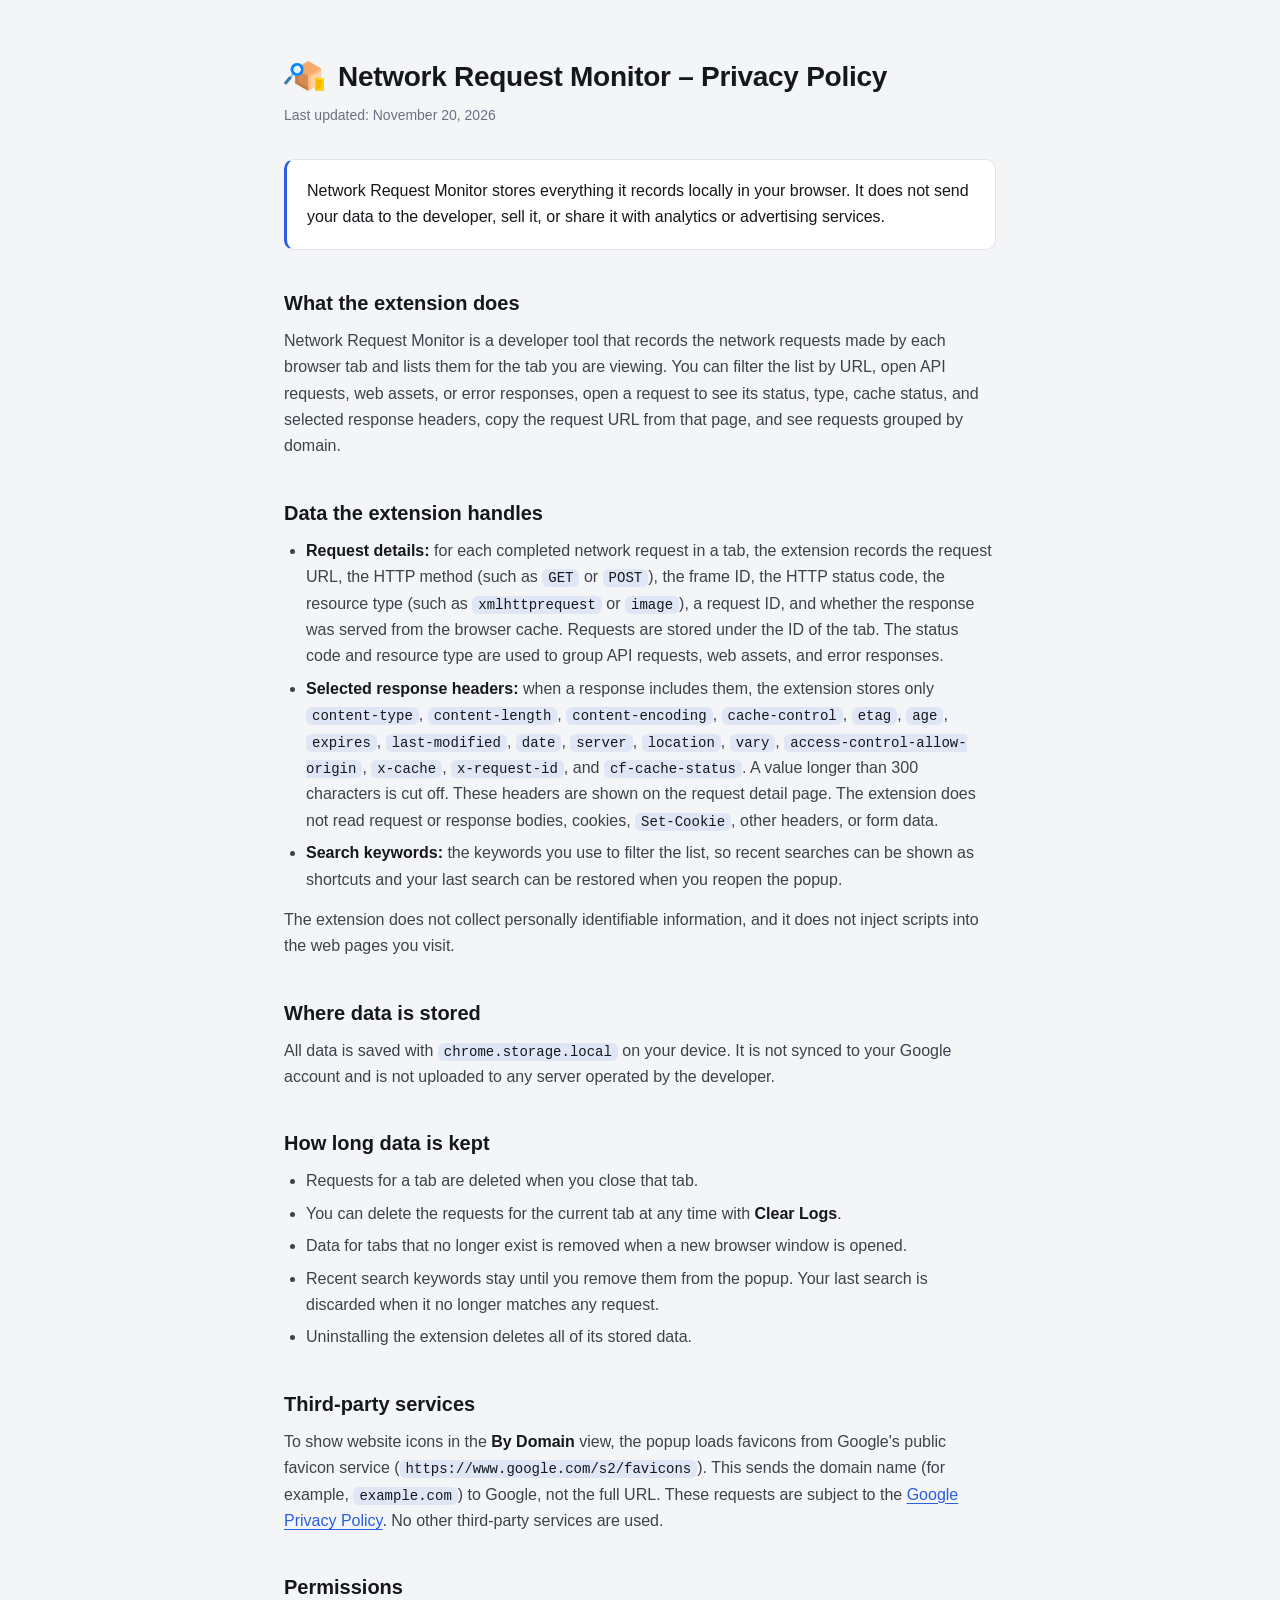
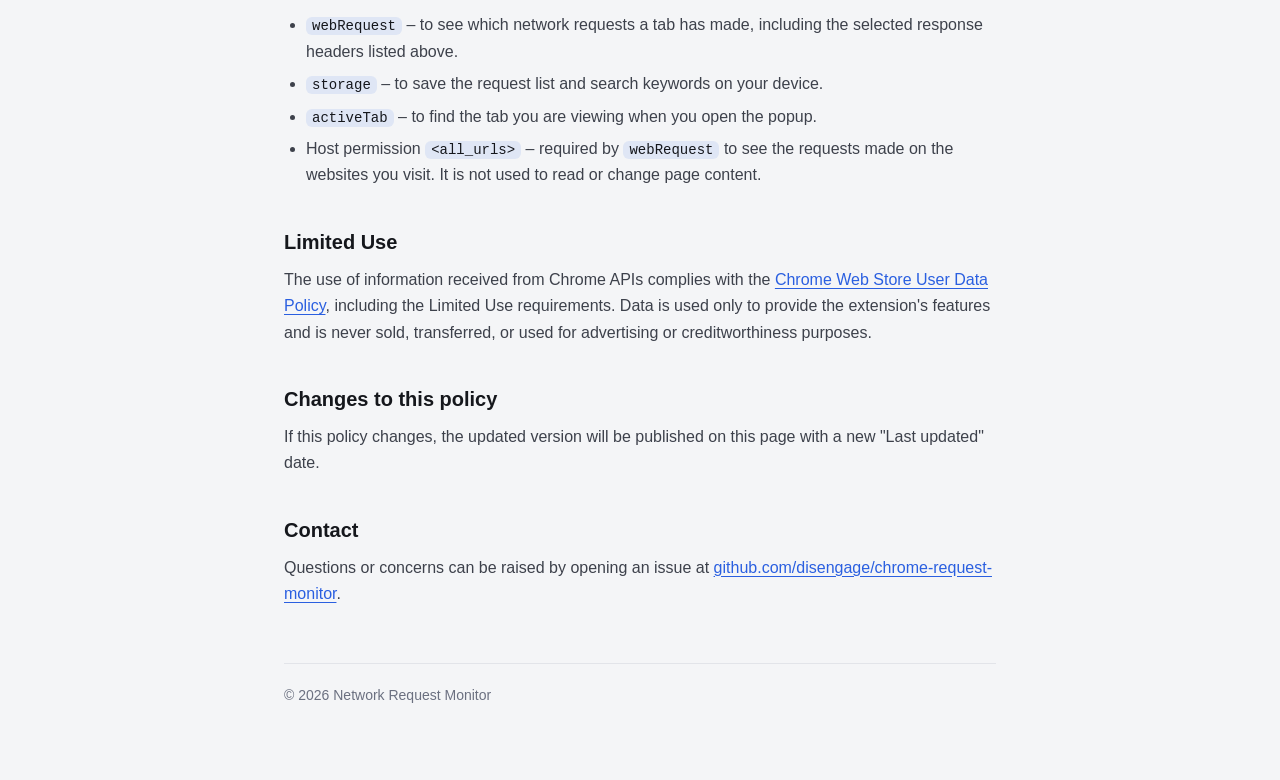
<file: docs/index.html>
<!DOCTYPE html>
<html lang="en">
  <head>
    <meta charset="UTF-8" />
    <meta name="viewport" content="width=device-width, initial-scale=1" />
    <meta name="color-scheme" content="dark light" />
    <title>Privacy Policy – Network Request Monitor</title>
    <meta
      name="description"
      content="Privacy policy for the Network Request Monitor Chrome extension."
    />
    <style>
      :root {
        color-scheme: dark;
        --bg: #111214;
        --surface: #18191c;
        --border: #2a2b30;
        --text: #f1f1f3;
        --text-2: #b4b5bd;
        --muted: #7d7e88;
        --accent: #5b8cff;
        --accent-soft: rgba(91, 140, 255, 0.12);
        --font: -apple-system, BlinkMacSystemFont, "Segoe UI Variable Text",
          "Segoe UI", Roboto, "Helvetica Neue", Arial, sans-serif;
        --font-mono: ui-monospace, "SF Mono", SFMono-Regular, Menlo, Consolas,
          "Liberation Mono", monospace;
      }

      @media (prefers-color-scheme: light) {
        :root {
          color-scheme: light;
          --bg: #f4f5f7;
          --surface: #ffffff;
          --border: #e2e4e9;
          --text: #15171c;
          --text-2: #3d414b;
          --muted: #6b7080;
          --accent: #2a5fe0;
          --accent-soft: rgba(42, 95, 224, 0.1);
        }
      }

      * {
        box-sizing: border-box;
      }

      body {
        margin: 0;
        background: var(--bg);
        color: var(--text-2);
        font-family: var(--font);
        font-size: 16px;
        line-height: 1.65;
        -webkit-font-smoothing: antialiased;
      }

      main {
        max-width: 760px;
        margin: 0 auto;
        padding: 56px 24px 72px;
      }

      header {
        display: flex;
        align-items: center;
        gap: 14px;
        margin-bottom: 8px;
      }

      header img {
        width: 40px;
        height: 40px;
      }

      h1 {
        margin: 0;
        color: var(--text);
        font-size: 28px;
        line-height: 1.25;
        letter-spacing: -0.01em;
      }

      .updated {
        margin: 0 0 32px;
        color: var(--muted);
        font-size: 14px;
      }

      .summary {
        margin: 0 0 40px;
        padding: 18px 20px;
        border: 1px solid var(--border);
        border-left: 3px solid var(--accent);
        border-radius: 10px;
        background: var(--surface);
        color: var(--text);
      }

      h2 {
        margin: 40px 0 12px;
        color: var(--text);
        font-size: 20px;
        line-height: 1.3;
      }

      p,
      ul {
        margin: 0 0 14px;
      }

      ul {
        padding-left: 22px;
      }

      li + li {
        margin-top: 6px;
      }

      strong {
        color: var(--text);
      }

      code {
        padding: 1px 6px;
        border-radius: 6px;
        background: var(--accent-soft);
        color: var(--text);
        font-family: var(--font-mono);
        font-size: 14px;
      }

      a {
        color: var(--accent);
        text-underline-offset: 3px;
      }

      footer {
        margin-top: 56px;
        padding-top: 20px;
        border-top: 1px solid var(--border);
        color: var(--muted);
        font-size: 14px;
      }
    </style>
  </head>
  <body>
    <main>
      <header>
        <img src="icon.png" alt="" />
        <h1>Network Request Monitor – Privacy Policy</h1>
      </header>
      <p class="updated">Last updated: November 20, 2026</p>

      <p class="summary">
        Network Request Monitor stores everything it records locally in your
        browser. It does not send your data to the developer, sell it, or
        share it with analytics or advertising services.
      </p>

      <h2>What the extension does</h2>
      <p>
        Network Request Monitor is a developer tool that records the network
        requests made by each browser tab and lists them for the tab you are
        viewing. You can filter the list by URL, open API requests, web
        assets, or error responses, open a request to see its status, type,
        cache status, and selected response headers, copy the request URL
        from that page, and see requests grouped by domain.
      </p>

      <h2>Data the extension handles</h2>
      <ul>
        <li>
          <strong>Request details:</strong> for each completed network
          request in a tab, the extension records the request URL, the HTTP
          method (such as <code>GET</code> or <code>POST</code>), the frame ID,
          the HTTP status code, the resource type (such as
          <code>xmlhttprequest</code> or <code>image</code>), a request ID,
          and whether the response was served from the browser cache.
          Requests are stored under the ID of the tab. The status code and
          resource type are used to group API requests, web assets, and error
          responses.
        </li>
        <li>
          <strong>Selected response headers:</strong> when a response includes
          them, the extension stores only
          <code>content-type</code>, <code>content-length</code>,
          <code>content-encoding</code>, <code>cache-control</code>,
          <code>etag</code>, <code>age</code>, <code>expires</code>,
          <code>last-modified</code>, <code>date</code>, <code>server</code>,
          <code>location</code>, <code>vary</code>,
          <code>access-control-allow-origin</code>, <code>x-cache</code>,
          <code>x-request-id</code>, and <code>cf-cache-status</code>.
          A value longer than 300 characters is cut off. These headers are
          shown on the request detail page. The extension does not read
          request or response bodies, cookies, <code>Set-Cookie</code>, other
          headers, or form data.
        </li>
        <li>
          <strong>Search keywords:</strong> the keywords you use to filter the
          list, so recent searches can be shown as shortcuts and your last
          search can be restored when you reopen the popup.
        </li>
      </ul>
      <p>
        The extension does not collect personally identifiable information,
        and it does not inject scripts into the web pages you visit.
      </p>

      <h2>Where data is stored</h2>
      <p>
        All data is saved with <code>chrome.storage.local</code> on your
        device. It is not synced to your Google account and is not uploaded
        to any server operated by the developer.
      </p>

      <h2>How long data is kept</h2>
      <ul>
        <li>Requests for a tab are deleted when you close that tab.</li>
        <li>
          You can delete the requests for the current tab at any time with
          <strong>Clear Logs</strong>.
        </li>
        <li>
          Data for tabs that no longer exist is removed when a new browser
          window is opened.
        </li>
        <li>
          Recent search keywords stay until you remove them from the popup.
          Your last search is discarded when it no longer matches any request.
        </li>
        <li>Uninstalling the extension deletes all of its stored data.</li>
      </ul>

      <h2>Third-party services</h2>
      <p>
        To show website icons in the <strong>By Domain</strong> view, the
        popup loads favicons from Google's public favicon service
        (<code>https://www.google.com/s2/favicons</code>). This sends the
        domain name (for example, <code>example.com</code>) to Google, not
        the full URL. These requests are subject to the
        <a href="https://policies.google.com/privacy" rel="noopener"
          >Google Privacy Policy</a
        >. No other third-party services are used.
      </p>

      <h2>Permissions</h2>
      <ul>
        <li>
          <code>webRequest</code> – to see which network requests a tab has
          made, including the selected response headers listed above.
        </li>
        <li>
          <code>storage</code> – to save the request list and search keywords
          on your device.
        </li>
        <li>
          <code>activeTab</code> – to find the tab you are viewing when you
          open the popup.
        </li>
        <li>
          Host permission <code>&lt;all_urls&gt;</code> – required by
          <code>webRequest</code> to see the requests made on the websites you
          visit. It is not used to read or change page content.
        </li>
      </ul>

      <h2>Limited Use</h2>
      <p>
        The use of information received from Chrome APIs complies with the
        <a
          href="https://developer.chrome.com/docs/webstore/program-policies/limited-use"
          rel="noopener"
          >Chrome Web Store User Data Policy</a
        >, including the Limited Use requirements. Data is used only to
        provide the extension's features and is never sold, transferred,
        or used for advertising or creditworthiness purposes.
      </p>

      <h2>Changes to this policy</h2>
      <p>
        If this policy changes, the updated version will be published on this
        page with a new "Last updated" date.
      </p>

      <h2>Contact</h2>
      <p>
        Questions or concerns can be raised by opening an issue at
        <a
          href="https://github.com/disengage/chrome-request-monitor/issues"
          rel="noopener"
          >github.com/disengage/chrome-request-monitor</a
        >.
      </p>

      <footer>© 2026 Network Request Monitor</footer>
    </main>
  </body>
</html>
</file>
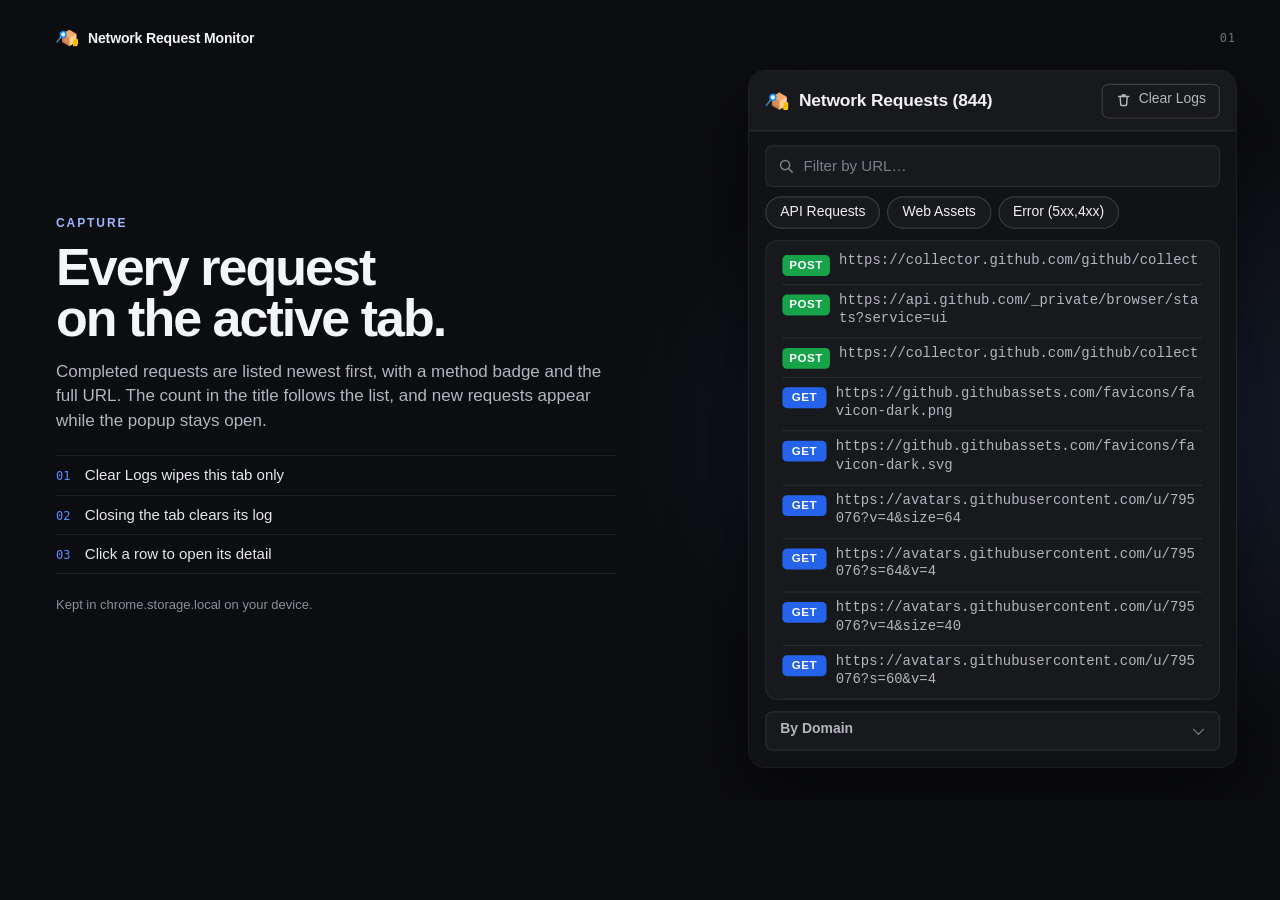
<file: webstore_assets/promo/index.html>
<!DOCTYPE html>
<html lang="en">
  <head>
    <meta charset="UTF-8" />
    <title>Network Request Monitor — store screenshots</title>
    <link rel="stylesheet" href="shot.css" />
  </head>
  <body>
    <section class="slide" id="s1">
      <div class="brandline">
        <img src="../../icons/icon32.png" alt="" />
        <span>Network Request Monitor</span>
        <span class="num">01</span>
      </div>
      <div class="copy">
        <p class="eyebrow">Capture</p>
        <h1>Every request<br />on the active tab.</h1>
        <p class="lede">
          Completed requests are listed newest first, with a method badge and the full URL.
          The count in the title follows the list, and new requests appear while the popup stays open.
        </p>
        <ul class="points">
          <li><span class="n">01</span>Clear Logs wipes this tab only</li>
          <li><span class="n">02</span>Closing the tab clears its log</li>
          <li><span class="n">03</span>Click a row to open its detail</li>
        </ul>
        <p class="foot">Kept in chrome.storage.local on your device.</p>
      </div>
      <div class="visual">
        <div class="clip"><iframe src="frame.html?view=list" scrolling="no" title="Request list"></iframe></div>
      </div>
    </section>

    <section class="slide" id="s2">
      <div class="brandline">
        <img src="../../icons/icon32.png" alt="" />
        <span>Network Request Monitor</span>
        <span class="num">02</span>
      </div>
      <div class="copy">
        <p class="eyebrow">Quick filters</p>
        <h1>APIs, assets,<br />or errors.</h1>
        <p class="lede">
          Three chips under the search box swipe into a focused list, on top of whatever URL filter is already typed. Back returns to the full tab.
        </p>
        <div class="legend">
          <div class="row row-api">
            <span class="pill">API Requests</span>
            <p>XHR, WebSocket, and /api, /graphql, or /vN URLs.</p>
          </div>
          <div class="row row-asset">
            <span class="pill">Web Assets</span>
            <p>Scripts, styles, images, fonts, media, and those file types.</p>
          </div>
          <div class="row row-err">
            <span class="pill">Error (5xx,4xx)</span>
            <p>Completed requests whose status is 400–599.</p>
          </div>
        </div>
        <p class="foot">The list on the right is API Requests.</p>
      </div>
      <div class="visual">
        <div class="clip"><iframe src="frame.html?view=api" scrolling="no" title="API Requests"></iframe></div>
      </div>
    </section>

    <section class="slide" id="s3">
      <div class="brandline">
        <img src="../../icons/icon32.png" alt="" />
        <span>Network Request Monitor</span>
        <span class="num">03</span>
      </div>
      <div class="copy">
        <p class="eyebrow">Filter</p>
        <h1>Narrow the list<br />as you type.</h1>
        <p class="lede">
          The URL filter is live, and the title count updates with it. Recent searches stay on chips — click to apply, × to delete. The last search is restored only when it still matches.
        </p>
        <ul class="points">
          <li><span class="n">01</span>Matches any part of the URL</li>
          <li><span class="n">02</span>Recent chips, apply or delete</li>
          <li><span class="n">03</span>Last search returns when it still matches</li>
        </ul>
        <p class="foot">Kept in chrome.storage.local on your device.</p>
      </div>
      <div class="visual">
        <div class="clip"><iframe src="frame.html?view=filter" scrolling="no" title="URL filter"></iframe></div>
      </div>
    </section>

    <section class="slide" id="s4">
      <div class="brandline">
        <img src="../../icons/icon32.png" alt="" />
        <span>Network Request Monitor</span>
        <span class="num">04</span>
      </div>
      <div class="copy">
        <p class="eyebrow">By domain</p>
        <h1>Which hosts<br />this page called.</h1>
        <p class="lede">
          By Domain groups the current tab by hostname, busiest first, with a favicon and a count. Click a row to open just that host.
        </p>
        <ul class="points">
          <li><span class="n">01</span>Favicon and request count</li>
          <li><span class="n">02</span>Follows the current URL filter</li>
          <li><span class="n">03</span>Click through, then Back</li>
        </ul>
        <p class="foot">Kept in chrome.storage.local on your device.</p>
      </div>
      <div class="visual">
        <div class="clip"><iframe src="frame.html?view=domains" scrolling="no" title="By domain"></iframe></div>
      </div>
    </section>

    <section class="slide" id="s5">
      <div class="brandline">
        <img src="../../icons/icon32.png" alt="" />
        <span>Network Request Monitor</span>
        <span class="num">05</span>
      </div>
      <div class="copy">
        <p class="eyebrow">Detail</p>
        <h1>Open a request.<br />See what came back.</h1>
        <p class="lede">
          Click any row and the detail page slides in over the list. It shows the method, URL, status, resource type, and whether the response was cached, then the useful response headers.
        </p>
        <ul class="points">
          <li><span class="n">01</span>Status, type, and cache pills</li>
          <li><span class="n">02</span>Hover a pill to see what it means</li>
          <li><span class="n">03</span>Copy URL from this page</li>
        </ul>
        <p class="foot">Back returns to the list you opened.</p>
      </div>
      <div class="visual">
        <div class="clip"><iframe src="frame.html?view=detail" scrolling="no" title="Request detail"></iframe></div>
      </div>
    </section>

    <script>
      const n = new URLSearchParams(location.search).get("slide") || "1";
      const slide = document.getElementById("s" + n);
      if (slide) slide.classList.add("on");
    </script>
  </body>
</html>
</file>
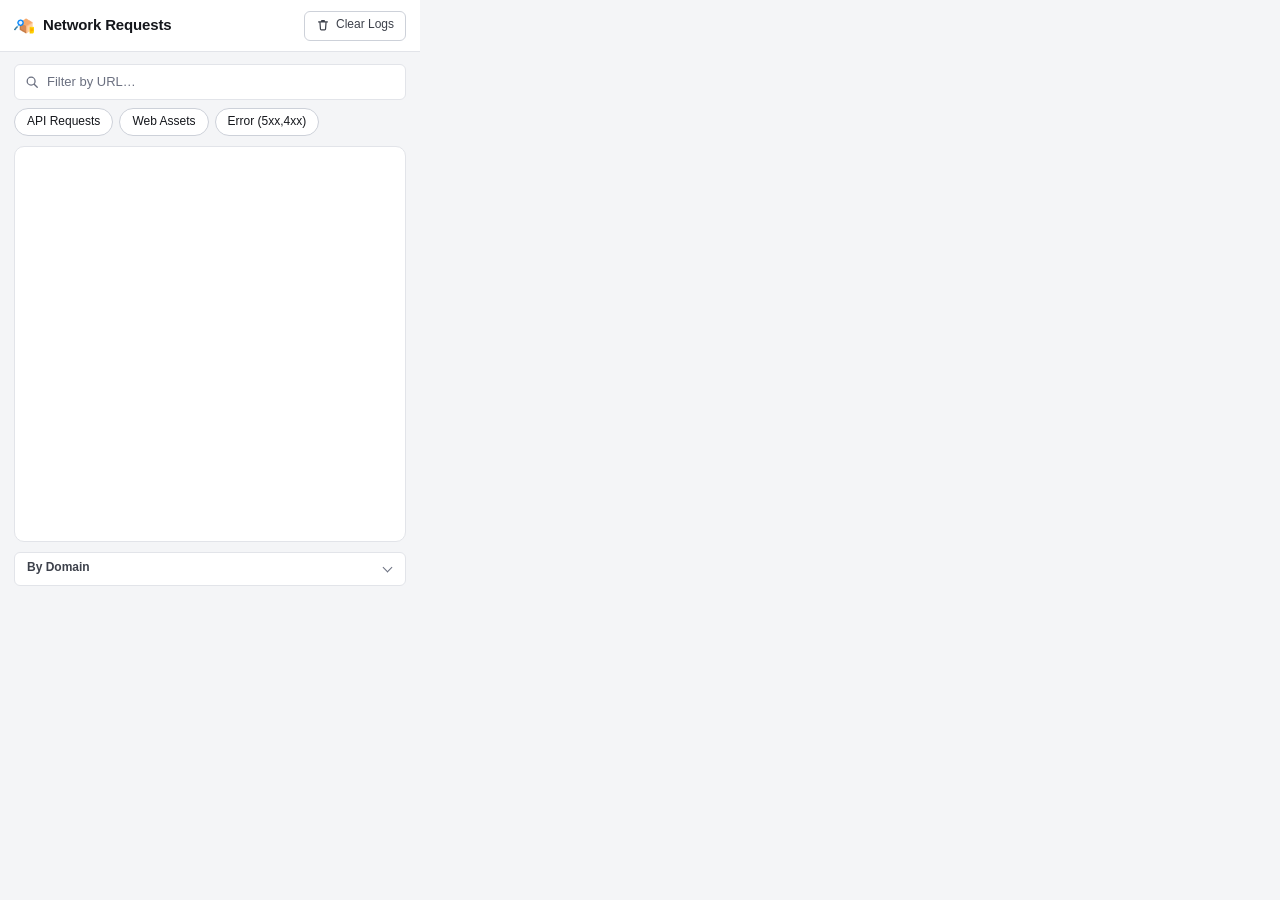
<file: popup/popup.html>
<!DOCTYPE html>
<html lang="en">
  <head>
    <meta charset="UTF-8" />
    <meta name="color-scheme" content="dark light" />
    <link rel="stylesheet" href="popup.css" />
  </head>
  <body>
    <div class="pager">
      <div class="pager-track" id="pager_track">
        <div class="page page-main" id="page_main">
          <header id="header">
            <div class="brand">
              <img class="brand-logo" src="../icons/icon32.png" alt="" width="20" height="20" />
              <h1 id="title">Network Requests</h1>
            </div>
            <button type="button" id="clear" class="btn btn-ghost">
              <svg viewBox="0 0 16 16" width="14" height="14" aria-hidden="true">
                <path
                  d="M3 4.5h10M6.5 4.5V3h3v1.5M4.5 4.5l.6 8.1c.04.5.46.9.96.9h3.88c.5 0 .92-.4.96-.9l.6-8.1"
                  fill="none"
                  stroke="currentColor"
                  stroke-width="1.4"
                  stroke-linecap="round"
                  stroke-linejoin="round"
                />
              </svg>
              Clear Logs
            </button>
          </header>

          <div id="search">
            <label for="search_input" class="sr-only">Filter</label>
            <svg class="search-icon" viewBox="0 0 16 16" width="14" height="14" aria-hidden="true">
              <circle cx="7" cy="7" r="4.5" fill="none" stroke="currentColor" stroke-width="1.5" />
              <path d="M10.5 10.5 14 14" stroke="currentColor" stroke-width="1.5" stroke-linecap="round" />
            </svg>
            <input
              type="text"
              id="search_input"
              placeholder="Filter by URL…"
              autocomplete="off"
              spellcheck="false"
            />
          </div>

          <div id="recent" class="hidden"></div>

          <div id="quick_filters" role="group" aria-label="Quick filters">
            <button type="button" class="filter-chip" data-filter="api">
              API Requests
            </button>
            <button type="button" class="filter-chip" data-filter="assets">
              Web Assets
            </button>
            <button type="button" class="filter-chip" data-filter="errors">
              Error (5xx,4xx)
            </button>
          </div>

          <div id="requests"></div>

          <section id="domains_section" aria-label="Requests by domain">
            <button
              type="button"
              class="section-header"
              id="domains_toggle"
              aria-expanded="false"
              aria-controls="domains"
            >
              <h2 class="section-title">By Domain</h2>
              <span class="section-arrow" aria-hidden="true"></span>
            </button>
            <div id="domains"></div>
          </section>
        </div>

        <div class="page page-domain" id="page_domain">
          <header id="domain_header">
            <button type="button" id="domain_back" class="btn btn-ghost" aria-label="Back">
              <svg viewBox="0 0 16 16" width="14" height="14" aria-hidden="true">
                <path
                  d="M10 3.5 5.5 8l4.5 4.5"
                  fill="none"
                  stroke="currentColor"
                  stroke-width="1.6"
                  stroke-linecap="round"
                  stroke-linejoin="round"
                />
              </svg>
              Back
            </button>
            <div id="domain_title_wrap">
              <img id="domain_favicon" alt="" width="16" height="16" hidden />
              <h1 id="domain_title">Domain</h1>
            </div>
          </header>
          <div id="domain_requests"></div>
        </div>
      </div>

      <div class="page page-detail" id="page_detail" aria-hidden="true" inert>
        <header id="detail_header">
          <div class="detail-toolbar">
            <button type="button" id="detail_back" class="btn btn-ghost" aria-label="Back">
              <svg viewBox="0 0 16 16" width="14" height="14" aria-hidden="true">
                <path
                  d="M10 3.5 5.5 8l4.5 4.5"
                  fill="none"
                  stroke="currentColor"
                  stroke-width="1.6"
                  stroke-linecap="round"
                  stroke-linejoin="round"
                />
              </svg>
              Back
            </button>
            <button type="button" id="detail_copy" class="btn btn-ghost">Copy URL</button>
          </div>
          <div class="detail-url-row">
            <span id="detail_method" class="method-badge method-other">?</span>
            <p id="detail_url" class="detail-url"></p>
          </div>
        </header>

        <div id="detail_pills" class="detail-pills"></div>

        <h2 class="section-title detail-section-title">Response Headers</h2>
        <div id="detail_headers"></div>
      </div>
    </div>
    <div class="status" id="status" role="status"></div>
    <script src="popup.js"></script>
  </body>
</html>
</file>
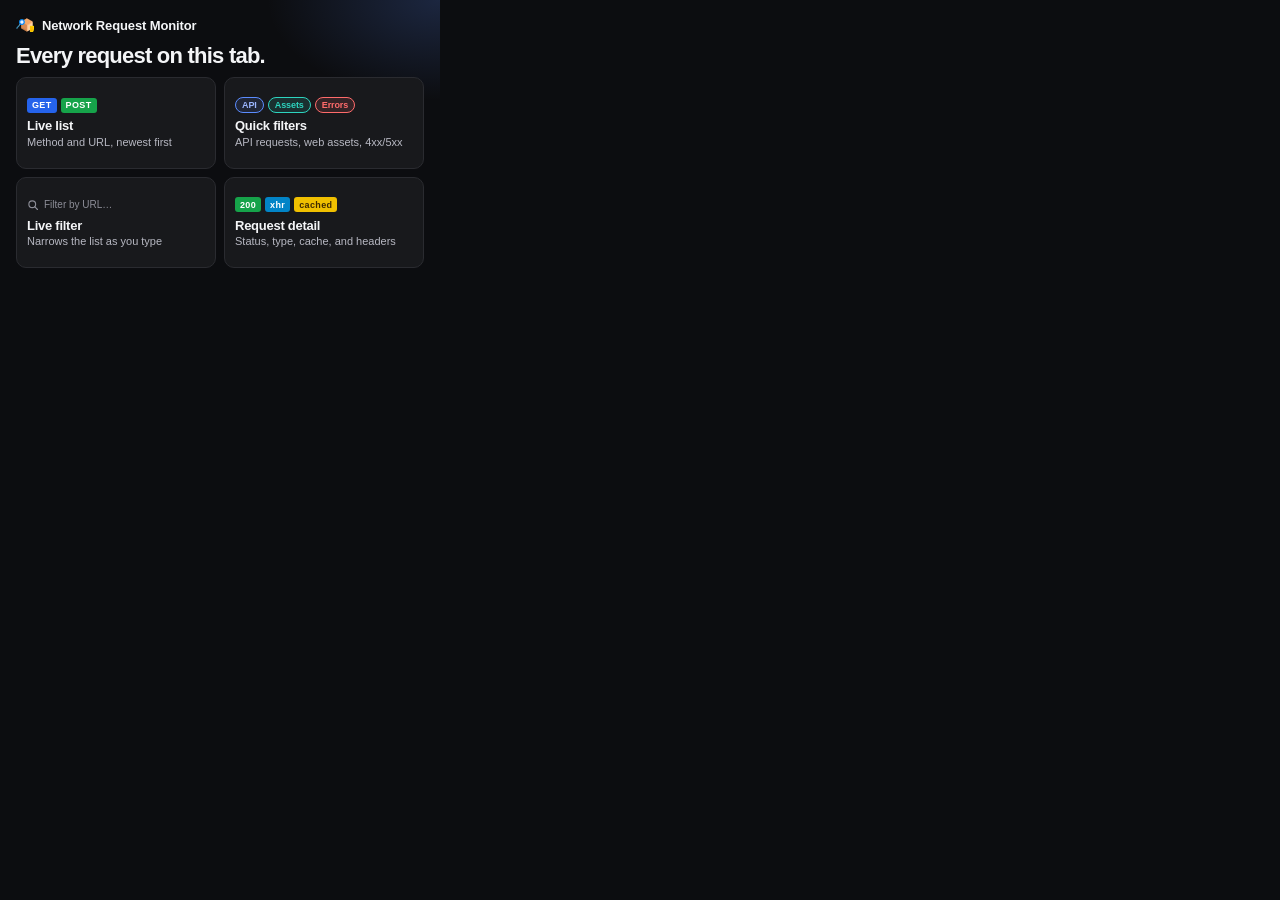
<file: webstore_assets/promo/tile.html>
<!DOCTYPE html>
<html lang="en">
  <head>
    <meta charset="UTF-8" />
    <title>Network Request Monitor — small promo tile</title>
    <style>
      :root {
        color-scheme: dark;
        --canvas: #0c0d10;
        --surface: #18191c;
        --border: #2a2b30;
        --text: #f4f5f7;
        --text-2: #b7b8c2;
        --muted: #8d8e98;
        --accent: #5b8cff;
        --accent-2: #9bb6ff;
        --asset: #2dd4bf;
        --danger: #ff6b6b;
        --font: -apple-system, BlinkMacSystemFont, "Segoe UI Variable Text",
          "Segoe UI", Roboto, "Helvetica Neue", Arial, sans-serif;
      }

      * {
        box-sizing: border-box;
      }

      html,
      body {
        margin: 0;
        width: 440px;
        height: 280px;
        overflow: hidden;
        background: var(--canvas);
        color: var(--text);
        font-family: var(--font);
        -webkit-font-smoothing: antialiased;
      }

      .tile {
        width: 440px;
        height: 280px;
        padding: 14px 16px 12px;
        display: flex;
        flex-direction: column;
        background:
          radial-gradient(240px 140px at 100% 0%, rgba(91, 140, 255, 0.2), transparent 72%),
          var(--canvas);
      }

      .brand {
        display: flex;
        align-items: center;
        gap: 8px;
        height: 22px;
        font-size: 13px;
        font-weight: 600;
        letter-spacing: -0.01em;
      }

      .brand img {
        width: 18px;
        height: 18px;
        border-radius: 5px;
      }

      h1 {
        margin: 8px 0 10px;
        font-size: 22px;
        font-weight: 600;
        letter-spacing: -0.035em;
        line-height: 1.05;
      }

      .grid {
        flex: 1;
        display: grid;
        grid-template-columns: 1fr 1fr;
        gap: 8px;
        min-height: 0;
      }

      .card {
        margin: 0;
        padding: 8px 10px 7px;
        border: 1px solid var(--border);
        border-radius: 10px;
        background: var(--surface);
        display: flex;
        flex-direction: column;
        justify-content: center;
        gap: 2px;
        min-width: 0;
      }

      .token {
        display: flex;
        align-items: center;
        gap: 4px;
        height: 16px;
        margin-bottom: 3px;
      }

      .badge {
        display: inline-flex;
        align-items: center;
        justify-content: center;
        height: 15px;
        padding: 0 5px;
        border-radius: 3px;
        color: #fff;
        font-size: 9px;
        font-weight: 700;
        letter-spacing: 0.04em;
      }

      .get {
        background: #2563eb;
      }

      .post {
        background: #16a34a;
      }

      .ok {
        background: #16a34a;
      }

      .xhr {
        background: #0284c7;
      }

      .cache {
        background: #f0c000;
        color: #3f2a00;
      }

      .pill {
        display: inline-flex;
        align-items: center;
        height: 16px;
        padding: 0 6px;
        border: 1px solid;
        border-radius: 999px;
        font-size: 9px;
        font-weight: 650;
        letter-spacing: -0.01em;
      }

      .pill.api {
        color: var(--accent-2);
        border-color: var(--accent);
        background: rgba(91, 140, 255, 0.12);
      }

      .pill.asset {
        color: var(--asset);
        border-color: var(--asset);
        background: rgba(45, 212, 191, 0.12);
      }

      .pill.err {
        color: var(--danger);
        border-color: var(--danger);
        background: rgba(255, 107, 107, 0.12);
      }

      .search {
        display: flex;
        align-items: center;
        gap: 5px;
        height: 16px;
        margin-bottom: 3px;
        color: var(--muted);
        font-size: 10px;
      }

      .search svg {
        flex-shrink: 0;
      }

      .host {
        display: flex;
        align-items: center;
        gap: 6px;
        height: 16px;
        margin-bottom: 3px;
        font-size: 10px;
        font-weight: 600;
      }

      .host img {
        width: 12px;
        height: 12px;
        border-radius: 2px;
      }

      .count {
        margin-left: auto;
        padding: 0 6px;
        border-radius: 999px;
        background: #1f2024;
        color: var(--text-2);
        font-family: ui-monospace, "SF Mono", Menlo, Consolas, monospace;
        font-size: 10px;
        font-weight: 500;
        line-height: 15px;
      }

      .card strong {
        font-size: 13px;
        font-weight: 600;
        letter-spacing: -0.02em;
        line-height: 1.2;
      }

      .card p {
        margin: 0;
        color: var(--text-2);
        font-size: 11px;
        line-height: 1.25;
      }
    </style>
  </head>
  <body>
    <div class="tile">
      <div class="brand">
        <img src="../../icons/icon32.png" alt="" />
        <span>Network Request Monitor</span>
      </div>
      <h1>Every request on this tab.</h1>
      <div class="grid">
        <div class="card">
          <div class="token">
            <span class="badge get">GET</span>
            <span class="badge post">POST</span>
          </div>
          <strong>Live list</strong>
          <p>Method and URL, newest first</p>
        </div>
        <div class="card">
          <div class="token">
            <span class="pill api">API</span>
            <span class="pill asset">Assets</span>
            <span class="pill err">Errors</span>
          </div>
          <strong>Quick filters</strong>
          <p>API requests, web assets, 4xx/5xx</p>
        </div>
        <div class="card">
          <div class="search">
            <svg viewBox="0 0 16 16" width="12" height="12" aria-hidden="true">
              <circle cx="7" cy="7" r="4.5" fill="none" stroke="currentColor" stroke-width="1.5" />
              <path d="M10.5 10.5 14 14" stroke="currentColor" stroke-width="1.5" stroke-linecap="round" />
            </svg>
            <span>Filter by URL…</span>
          </div>
          <strong>Live filter</strong>
          <p>Narrows the list as you type</p>
        </div>
        <div class="card">
          <div class="token">
            <span class="badge ok">200</span>
            <span class="badge xhr">xhr</span>
            <span class="badge cache">cached</span>
          </div>
          <strong>Request detail</strong>
          <p>Status, type, cache, and headers</p>
        </div>
      </div>
    </div>
  </body>
</html>
</file>
<file: webstore_assets/promo/shot.css>
:root {
  color-scheme: dark;
  --canvas: #0c0d10;
  --text: #f4f5f7;
  --text-2: #b4b5bd;
  --muted: #8d8e98;
  --line: rgba(255, 255, 255, 0.07);
  --accent: #5b8cff;
  --accent-2: #9bb6ff;
  --asset: #2dd4bf;
  --danger: #ff6b6b;
  --font: -apple-system, BlinkMacSystemFont, "Segoe UI Variable Text", "Segoe UI",
    Roboto, "Helvetica Neue", Arial, sans-serif;
  --mono: ui-monospace, "SF Mono", SFMono-Regular, Menlo, Consolas, monospace;
  --popup-scale: 1.16;
}

* {
  box-sizing: border-box;
}

html,
body {
  margin: 0;
  width: 1280px;
  height: 800px;
  overflow: hidden;
  background: var(--canvas);
  font-family: var(--font);
  color: var(--text);
  -webkit-font-smoothing: antialiased;
}

.slide {
  display: none;
}

.slide.on {
  width: 1280px;
  height: 800px;
  padding: 22px 44px 22px 56px;
  display: grid;
  grid-template-columns: minmax(0, 1fr) auto;
  grid-template-rows: auto minmax(0, 1fr);
  column-gap: 36px;
  row-gap: 6px;
  overflow: hidden;
  background:
    radial-gradient(640px 460px at 84% 54%, rgba(91, 140, 255, 0.16), transparent 70%),
    var(--canvas);
}

.brandline {
  grid-column: 1 / -1;
  display: flex;
  align-items: center;
  gap: 10px;
  height: 32px;
  font-size: 14px;
  font-weight: 600;
  letter-spacing: -0.01em;
}

.brandline img {
  width: 22px;
  height: 22px;
  border-radius: 6px;
}

.brandline .num {
  margin-left: auto;
  font-family: var(--mono);
  font-size: 12px;
  font-weight: 500;
  letter-spacing: 0.08em;
  color: #6e6f78;
}

.copy {
  align-self: center;
  max-width: 560px;
  padding-bottom: 8px;
}

.eyebrow {
  margin: 0 0 12px;
  font-size: 12px;
  font-weight: 700;
  letter-spacing: 0.16em;
  text-transform: uppercase;
  color: var(--accent-2);
}

h1 {
  margin: 0 0 16px;
  font-size: 52px;
  font-weight: 600;
  letter-spacing: -0.038em;
  line-height: 0.98;
}

.lede {
  margin: 0 0 22px;
  max-width: 34em;
  font-size: 17px;
  line-height: 1.45;
  color: var(--text-2);
}

.points {
  margin: 0;
  padding: 0;
  list-style: none;
}

.points li {
  display: flex;
  gap: 12px;
  align-items: baseline;
  padding: 9px 0;
  border-top: 1px solid var(--line);
  font-size: 15px;
  line-height: 1.35;
  color: #e6e7ee;
}

.points li:last-child {
  border-bottom: 1px solid var(--line);
}

.points .n {
  flex-shrink: 0;
  width: 1.4em;
  font-family: var(--mono);
  font-size: 12px;
  color: var(--accent);
}

.legend {
  margin: 0;
  padding: 0;
}

.legend .row {
  display: grid;
  grid-template-columns: 158px minmax(0, 1fr);
  gap: 16px;
  align-items: center;
  padding: 11px 0;
  border-top: 1px solid var(--line);
}

.legend .row:last-child {
  border-bottom: 1px solid var(--line);
}

.pill {
  display: inline-flex;
  align-items: center;
  justify-content: center;
  height: 28px;
  padding: 0 12px 1px;
  border: 1px solid;
  border-radius: 999px;
  font-size: 12px;
  font-weight: 650;
  letter-spacing: -0.01em;
  white-space: nowrap;
}

.row-api .pill {
  color: #9bb6ff;
  border-color: var(--accent);
  background: rgba(91, 140, 255, 0.12);
}

.row-asset .pill {
  color: var(--asset);
  border-color: var(--asset);
  background: rgba(45, 212, 191, 0.12);
}

.row-err .pill {
  color: var(--danger);
  border-color: var(--danger);
  background: rgba(255, 107, 107, 0.12);
}

.legend p {
  margin: 0;
  font-size: 14.5px;
  line-height: 1.35;
  color: #d5d6de;
}

.foot {
  margin: 22px 0 0;
  font-size: 13px;
  line-height: 1.4;
  color: var(--muted);
}

.visual {
  position: relative;
  align-self: center;
  justify-self: end;
}

.visual::before {
  content: "";
  position: absolute;
  left: 50%;
  top: 54%;
  width: 380px;
  height: 380px;
  transform: translate(-50%, -50%);
  border-radius: 50%;
  background: rgba(91, 140, 255, 0.2);
  filter: blur(46px);
  z-index: 0;
}

.clip {
  position: relative;
  z-index: 1;
  width: calc(420px * var(--popup-scale));
  height: calc(600px * var(--popup-scale));
  overflow: hidden;
  border-radius: 16px;
  background: #111214;
  box-shadow:
    0 0 0 1px rgba(255, 255, 255, 0.08),
    0 30px 70px rgba(0, 0, 0, 0.55);
}

.clip iframe {
  width: 420px;
  height: 600px;
  border: 0;
  display: block;
  transform: scale(var(--popup-scale));
  transform-origin: top left;
  background: #111214;
}
</file>
<file: popup/popup.css>
:root {
  color-scheme: dark;
  --bg: #111214;
  --surface: #18191c;
  --surface-2: #1f2024;
  --hover: #26272c;
  --border: #2a2b30;
  --border-strong: #3a3b42;
  --text: #f1f1f3;
  --text-2: #b4b5bd;
  --muted: #7d7e88;
  --accent: #5b8cff;
  --accent-hover: #7aa2ff;
  --accent-soft: rgba(91, 140, 255, 0.12);
  --accent-ring: rgba(91, 140, 255, 0.35);
  --danger: #ff6b6b;
  --danger-soft: rgba(255, 107, 107, 0.12);
  --asset: #2dd4bf;
  --asset-soft: rgba(45, 212, 191, 0.12);
  --toast-shadow: 0 6px 20px rgba(0, 0, 0, 0.35);
  --radius: 10px;
  --radius-sm: 6px;
  --font: -apple-system, BlinkMacSystemFont, "Segoe UI Variable Text", "Segoe UI",
    Roboto, "Helvetica Neue", Arial, sans-serif;
  --font-mono: ui-monospace, "SF Mono", SFMono-Regular, Menlo, Consolas,
    "Liberation Mono", monospace;
}

@media (prefers-color-scheme: light) {
  :root {
    color-scheme: light;
    --bg: #f4f5f7;
    --surface: #ffffff;
    --surface-2: #eef0f3;
    --hover: #eef2fb;
    --border: #e2e4e9;
    --border-strong: #cdd1d9;
    --text: #15171c;
    --text-2: #3d414b;
    --muted: #6b7080;
    --accent: #2a5fe0;
    --accent-hover: #1f4fc4;
    --accent-soft: rgba(42, 95, 224, 0.1);
    --accent-ring: rgba(42, 95, 224, 0.3);
    --danger: #c93030;
    --danger-soft: rgba(201, 48, 48, 0.08);
    --asset: #0f766e;
    --asset-soft: rgba(15, 118, 110, 0.1);
    --toast-shadow: 0 4px 14px rgba(21, 23, 28, 0.18);
  }
}

* {
  box-sizing: border-box;
  scrollbar-width: thin;
  scrollbar-color: var(--border-strong) transparent;
}

::-webkit-scrollbar {
  width: 8px;
}

::-webkit-scrollbar-track {
  background: transparent;
}

::-webkit-scrollbar-thumb {
  background: var(--border-strong);
  border: 2px solid transparent;
  background-clip: content-box;
  border-radius: 999px;
}

html,
body {
  /* Chrome popup max height is ~600px */
  height: 600px;
}

body {
  width: 420px;
  margin: 0;
  font-family: var(--font);
  font-size: 13px;
  line-height: 1.3;
  color: var(--text);
  background: var(--bg);
  overflow: hidden;
  -webkit-font-smoothing: antialiased;
  text-rendering: optimizeLegibility;
}

.sr-only {
  position: absolute;
  width: 1px;
  height: 1px;
  overflow: hidden;
  clip: rect(0 0 0 0);
  white-space: nowrap;
}

/* ---------- Pager ---------- */

.pager {
  position: relative;
  overflow: hidden;
  width: 100%;
  height: 100%;
}

.pager-track {
  display: flex;
  width: 200%;
  height: 100%;
  transition: transform 260ms cubic-bezier(0.4, 0, 0.2, 1);
}

.pager-track.show-domain {
  transform: translateX(-50%);
}

.page {
  width: 50%;
  height: 100%;
  flex-shrink: 0;
  display: flex;
  flex-direction: column;
  min-height: 0;
  padding: 0 14px 14px;
}

.page-detail {
  position: absolute;
  inset: 0;
  z-index: 2;
  width: 100%;
  background: var(--bg);
  transform: translateX(100%);
  transition: transform 260ms cubic-bezier(0.4, 0, 0.2, 1);
}

.pager.show-detail .page-detail {
  transform: translateX(0);
}

/* ---------- Header ---------- */

#header,
#domain_header {
  display: flex;
  align-items: center;
  justify-content: space-between;
  gap: 10px;
  height: 52px;
  margin: 0 -14px 12px;
  padding: 0 14px;
  border-bottom: 1px solid var(--border);
  background: var(--surface);
  flex-shrink: 0;
}

.brand {
  display: flex;
  align-items: center;
  gap: 9px;
  min-width: 0;
}

.brand-logo {
  width: 20px;
  height: 20px;
  border-radius: 5px;
  flex-shrink: 0;
}

#title,
#domain_title {
  margin: 0;
  font-size: 15px;
  font-weight: 600;
  letter-spacing: -0.01em;
  line-height: 1.15;
  transform: translateY(-1px);
  white-space: nowrap;
  overflow: hidden;
  text-overflow: ellipsis;
}

#domain_title_wrap {
  display: flex;
  align-items: center;
  justify-content: flex-end;
  gap: 8px;
  min-width: 0;
  flex: 1;
}

#domain_favicon {
  width: 20px;
  height: 20px;
  flex-shrink: 0;
  border-radius: 4px;
}

#detail_header {
  display: flex;
  flex-direction: column;
  gap: 10px;
  margin: 0 -14px 12px;
  padding: 12px 14px;
  border-bottom: 1px solid var(--border);
  background: var(--surface);
  flex-shrink: 0;
}

.detail-toolbar {
  display: flex;
  align-items: center;
  justify-content: space-between;
  gap: 10px;
}

.detail-url-row {
  display: flex;
  align-items: flex-start;
  gap: 8px;
  min-width: 0;
}

.detail-url {
  flex: 1;
  min-width: 0;
  max-height: 4.2em;
  margin: 0;
  overflow: auto;
  font-family: var(--font-mono);
  font-size: 12px;
  line-height: 1.4;
  word-break: break-all;
  color: var(--text);
}

.detail-pills {
  display: flex;
  flex-wrap: wrap;
  gap: 6px;
  flex-shrink: 0;
  margin-bottom: 12px;
}

.meta-pill {
  display: inline-flex;
  align-items: center;
  justify-content: center;
  height: 18px;
  padding: 0 6px;
  border-radius: 4px;
  font-family: var(--font);
  font-size: 10px;
  font-weight: 700;
  letter-spacing: 0.04em;
  line-height: 1;
  color: #fff;
}

.meta-2xx {
  background: #16a34a;
}

.meta-3xx {
  background: #2563eb;
}

.meta-4xx {
  background: #d97706;
}

.meta-5xx {
  background: #dc2626;
}

.meta-type,
.meta-other,
.meta-missing {
  background: #52525b;
}

.meta-type-main-frame {
  background: #4338ca;
}

.meta-type-sub-frame {
  background: #6366f1;
}

.meta-type-stylesheet {
  background: #7c3aed;
}

.meta-type-script {
  background: #ea580c;
}

.meta-type-image {
  background: #0891b2;
}

.meta-type-font {
  background: #db2777;
}

.meta-type-media {
  background: #059669;
}

.meta-type-xhr {
  background: #0284c7;
}

.meta-type-websocket {
  background: #65a30d;
}

.meta-cache {
  background: #f0c000;
  color: #3f2a00;
}

.meta-network {
  background: #64748b;
}

h2.detail-section-title {
  margin: 0 0 12px;
  flex-shrink: 0;
}

#detail_headers {
  flex: 1;
  min-height: 0;
  overflow-y: auto;
  padding: 4px;
  border: 1px solid var(--border);
  border-radius: var(--radius);
  background: var(--surface);
}

.header-row {
  position: relative;
  display: grid;
  grid-template-columns: 108px minmax(0, 1fr);
  gap: 8px;
  align-items: start;
  padding: 7px 10px;
}

.header-row + .header-row {
  margin-top: 1px;
}

.header-row + .header-row::before {
  content: "";
  position: absolute;
  top: -1px;
  left: 10px;
  right: 10px;
  height: 1px;
  background: var(--border);
}

.header-name {
  color: var(--muted);
  font-size: 11px;
  font-weight: 600;
  line-height: 1.35;
  word-break: break-word;
}

.header-value {
  min-width: 0;
  color: var(--text);
  font-family: var(--font-mono);
  font-size: 12px;
  line-height: 1.35;
  word-break: break-all;
}

/* ---------- Buttons ---------- */

.btn {
  display: inline-flex;
  align-items: center;
  gap: 6px;
  height: 30px;
  padding: 0 11px 1px;
  border-radius: var(--radius-sm);
  font-family: inherit;
  font-size: 12px;
  font-weight: 500;
  line-height: 1.15;
  white-space: nowrap;
  cursor: pointer;
  flex-shrink: 0;
  transition: background-color 120ms ease, border-color 120ms ease,
    color 120ms ease;
}

.btn-ghost {
  border: 1px solid var(--border-strong);
  background: transparent;
  color: var(--text-2);
}

.btn:focus-visible,
.section-header:focus-visible,
.domain-row:focus-visible {
  outline: 2px solid var(--accent);
  outline-offset: 2px;
}

#clear:hover {
  border-color: var(--danger);
  background: var(--danger-soft);
  color: var(--danger);
}

#domain_back:hover,
#detail_back:hover,
#detail_copy:hover {
  border-color: var(--accent);
  background: var(--accent-soft);
  color: var(--accent);
}

/* ---------- Search ---------- */

#search {
  position: relative;
  flex-shrink: 0;
  margin-bottom: 8px;
}

/* ---------- Quick filters ---------- */

#quick_filters {
  display: flex;
  flex-wrap: wrap;
  gap: 6px;
  margin-bottom: 10px;
  flex-shrink: 0;
}

.filter-chip {
  display: inline-flex;
  align-items: center;
  height: 28px;
  padding: 0 12px 1px;
  border: 1px solid var(--border-strong);
  border-radius: 999px;
  background: var(--surface);
  color: var(--text);
  font-family: inherit;
  font-size: 12px;
  font-weight: 500;
  line-height: 1.15;
  white-space: nowrap;
  cursor: pointer;
  transition: background-color 120ms ease, border-color 120ms ease,
    color 120ms ease;
}

.filter-chip[data-filter="api"]:hover,
.filter-chip[data-filter="api"]:focus-visible {
  border-color: var(--accent);
  background: var(--accent-soft);
  color: var(--accent);
}

.filter-chip[data-filter="assets"]:hover,
.filter-chip[data-filter="assets"]:focus-visible {
  border-color: var(--asset);
  background: var(--asset-soft);
  color: var(--asset);
}

.filter-chip[data-filter="errors"]:hover,
.filter-chip[data-filter="errors"]:focus-visible {
  border-color: var(--danger);
  background: var(--danger-soft);
  color: var(--danger);
}

.filter-chip:focus-visible {
  outline: 2px solid currentColor;
  outline-offset: 2px;
}

.search-icon {
  position: absolute;
  left: 11px;
  top: 50%;
  transform: translateY(-50%);
  color: var(--muted);
  pointer-events: none;
}

#search_input {
  width: 100%;
  height: 36px;
  padding: 0 12px 2px 32px;
  border: 1px solid var(--border);
  border-radius: var(--radius-sm);
  background: var(--surface);
  color: var(--text);
  font-family: inherit;
  font-size: 13px;
  line-height: 1.2;
  outline: none;
  transition: border-color 120ms ease, box-shadow 120ms ease;
}

#search_input::placeholder {
  color: var(--muted);
}

#search_input:hover {
  border-color: var(--border-strong);
}

#search_input:focus {
  border-color: var(--accent);
  box-shadow: 0 0 0 3px var(--accent-ring);
}

#search:focus-within .search-icon {
  color: var(--accent);
}

/* ---------- Recent searches ---------- */

#recent {
  display: flex;
  flex-wrap: wrap;
  gap: 6px;
  margin-bottom: 8px;
  flex-shrink: 0;
}

#recent.hidden {
  display: none;
}

#recent > label {
  position: relative;
  max-width: 100%;
  padding: 3px 24px 3px 10px;
  border: 1px solid var(--border);
  border-radius: 999px;
  background: var(--surface);
  color: var(--text-2);
  font-size: 12px;
  font-weight: 500;
  white-space: nowrap;
  overflow: hidden;
  text-overflow: ellipsis;
  cursor: pointer;
  transition: background-color 120ms ease, border-color 120ms ease,
    color 120ms ease;
}

#recent > label:hover {
  border-color: var(--accent);
  background: var(--accent-soft);
  color: var(--accent);
}

#recent .delete {
  position: absolute;
  top: 0;
  right: 3px;
  width: 18px;
  height: 100%;
  display: flex;
  align-items: center;
  justify-content: center;
  color: var(--muted);
  cursor: pointer;
}

#recent .delete::after {
  content: "×";
  font-size: 15px;
  line-height: 1;
}

#recent .delete:hover {
  color: var(--danger);
}

/* ---------- Request lists ---------- */

#requests,
#domain_requests {
  flex: 1;
  min-height: 0;
  overflow-y: auto;
  padding: 4px;
  border: 1px solid var(--border);
  border-radius: var(--radius);
  background: var(--surface);
}

#requests.is-hidden {
  display: none;
}

.request-item {
  position: relative;
  display: flex;
  align-items: flex-start;
  gap: 8px;
  padding: 7px 10px;
  border-radius: var(--radius-sm);
  font-family: var(--font-mono);
  font-size: 12px;
  line-height: 1.35;
  color: var(--text-2);
  word-break: break-all;
  cursor: pointer;
  transition: background-color 100ms ease, color 100ms ease;
}

.method-badge {
  flex-shrink: 0;
  display: inline-flex;
  align-items: center;
  justify-content: center;
  min-width: 38px;
  height: 18px;
  margin-top: 1px;
  padding: 0 6px;
  border-radius: 4px;
  font-family: var(--font);
  font-size: 10px;
  font-weight: 700;
  letter-spacing: 0.04em;
  line-height: 1;
  color: #fff;
  text-transform: uppercase;
}

.method-get {
  background: #2563eb;
}

.method-post {
  background: #16a34a;
}

.method-put {
  background: #d97706;
}

.method-patch {
  background: #ca8a04;
}

.method-delete {
  background: #dc2626;
}

.method-options {
  background: #7c3aed;
}

.method-head {
  background: #64748b;
}

.method-other {
  background: #52525b;
}

.request-url {
  flex: 1;
  min-width: 0;
  line-height: 1.3;
  transform: translateY(-1px);
}

.request-item + .request-item {
  margin-top: 1px;
}

.request-item + .request-item::before {
  content: "";
  position: absolute;
  top: -1px;
  left: 10px;
  right: 10px;
  height: 1px;
  background: var(--border);
}

.request-item:hover {
  background: var(--hover);
  color: var(--text);
}

.request-item:hover::before,
.request-item:hover + .request-item::before {
  background: transparent;
}

.request-item:active {
  background: var(--accent-soft);
  color: var(--accent);
}

.empty_result,
.domains-empty {
  display: flex;
  align-items: center;
  justify-content: center;
  height: 100%;
  min-height: 80px;
  color: var(--muted);
  font-size: 13px;
  cursor: default;
}

/* ---------- By-domain section ---------- */

#domains_section {
  display: flex;
  flex-direction: column;
  flex-shrink: 0;
  min-height: 0;
  margin-top: 10px;
}

#domains_section.is-open {
  flex: 1;
  margin-top: 0;
}

.section-header {
  display: flex;
  align-items: center;
  justify-content: space-between;
  gap: 8px;
  width: 100%;
  height: 34px;
  margin: 0;
  padding: 0 10px 0 12px;
  border: 1px solid var(--border);
  border-radius: var(--radius-sm);
  background: var(--surface);
  color: inherit;
  font-family: inherit;
  cursor: pointer;
  transition: background-color 120ms ease, border-color 120ms ease;
}

.section-header:hover {
  background: var(--hover);
  border-color: var(--border-strong);
}

.section-title {
  margin: 0;
  font-size: 12px;
  font-weight: 600;
  line-height: 1.15;
  transform: translateY(-1px);
  color: var(--text-2);
}

.section-arrow {
  width: 16px;
  height: 16px;
  color: var(--muted);
  transition: transform 180ms ease, color 120ms ease;
}

.section-arrow::before {
  content: "";
  display: block;
  width: 6px;
  height: 6px;
  margin: 3px auto 0;
  border-right: 1.5px solid currentColor;
  border-bottom: 1.5px solid currentColor;
  transform: rotate(45deg);
}

#domains_section.is-open .section-header {
  border-color: var(--accent);
  background: var(--accent-soft);
}

#domains_section.is-open .section-title,
#domains_section.is-open .section-arrow {
  color: var(--accent);
}

#domains_section.is-open .section-arrow {
  transform: rotate(180deg);
}

#domains {
  display: none;
  flex: 1;
  min-height: 0;
  overflow-y: auto;
  margin-top: 8px;
  padding: 4px;
  border: 1px solid var(--border);
  border-radius: var(--radius);
  background: var(--surface);
}

#domains_section.is-open #domains {
  display: block;
}

.domain-row {
  display: flex;
  align-items: center;
  gap: 10px;
  padding: 7px 10px;
  border-radius: var(--radius-sm);
  cursor: pointer;
  transition: background-color 100ms ease;
}

.domain-row:hover {
  background: var(--hover);
}

.domain-row img {
  width: 16px;
  height: 16px;
  flex-shrink: 0;
  border-radius: 3px;
}

.domain-row .domain-name {
  flex: 1;
  min-width: 0;
  font-size: 13px;
  font-weight: 500;
  line-height: 1.2;
  transform: translateY(-1px);
  color: var(--text);
  white-space: nowrap;
  overflow: hidden;
  text-overflow: ellipsis;
}

.domain-row .domain-count {
  flex-shrink: 0;
  min-width: 28px;
  padding: 0 7px 1px;
  border-radius: 999px;
  background: var(--surface-2);
  color: var(--text-2);
  font-family: var(--font-mono);
  font-size: 11px;
  font-weight: 500;
  line-height: 1.45;
  text-align: center;
  font-variant-numeric: tabular-nums;
}

.domain-row:hover .domain-count {
  background: var(--accent-soft);
  color: var(--accent);
}

/* ---------- Status toast ---------- */

.status {
  position: fixed;
  left: 50%;
  bottom: 22px;
  z-index: 10;
  transform: translateX(-50%);
  padding: 6px 14px;
  border-radius: 999px;
  font-size: 12px;
  font-weight: 600;
  pointer-events: none;
}

.status:empty {
  display: none;
}

.status[alt="success"] {
  background: var(--text);
  color: var(--bg);
  box-shadow: var(--toast-shadow);
}

.fade-out {
  animation: fadeOut 1s forwards;
}

@keyframes fadeOut {
  0%,
  60% {
    opacity: 1;
  }
  100% {
    opacity: 0;
  }
}
</file>
